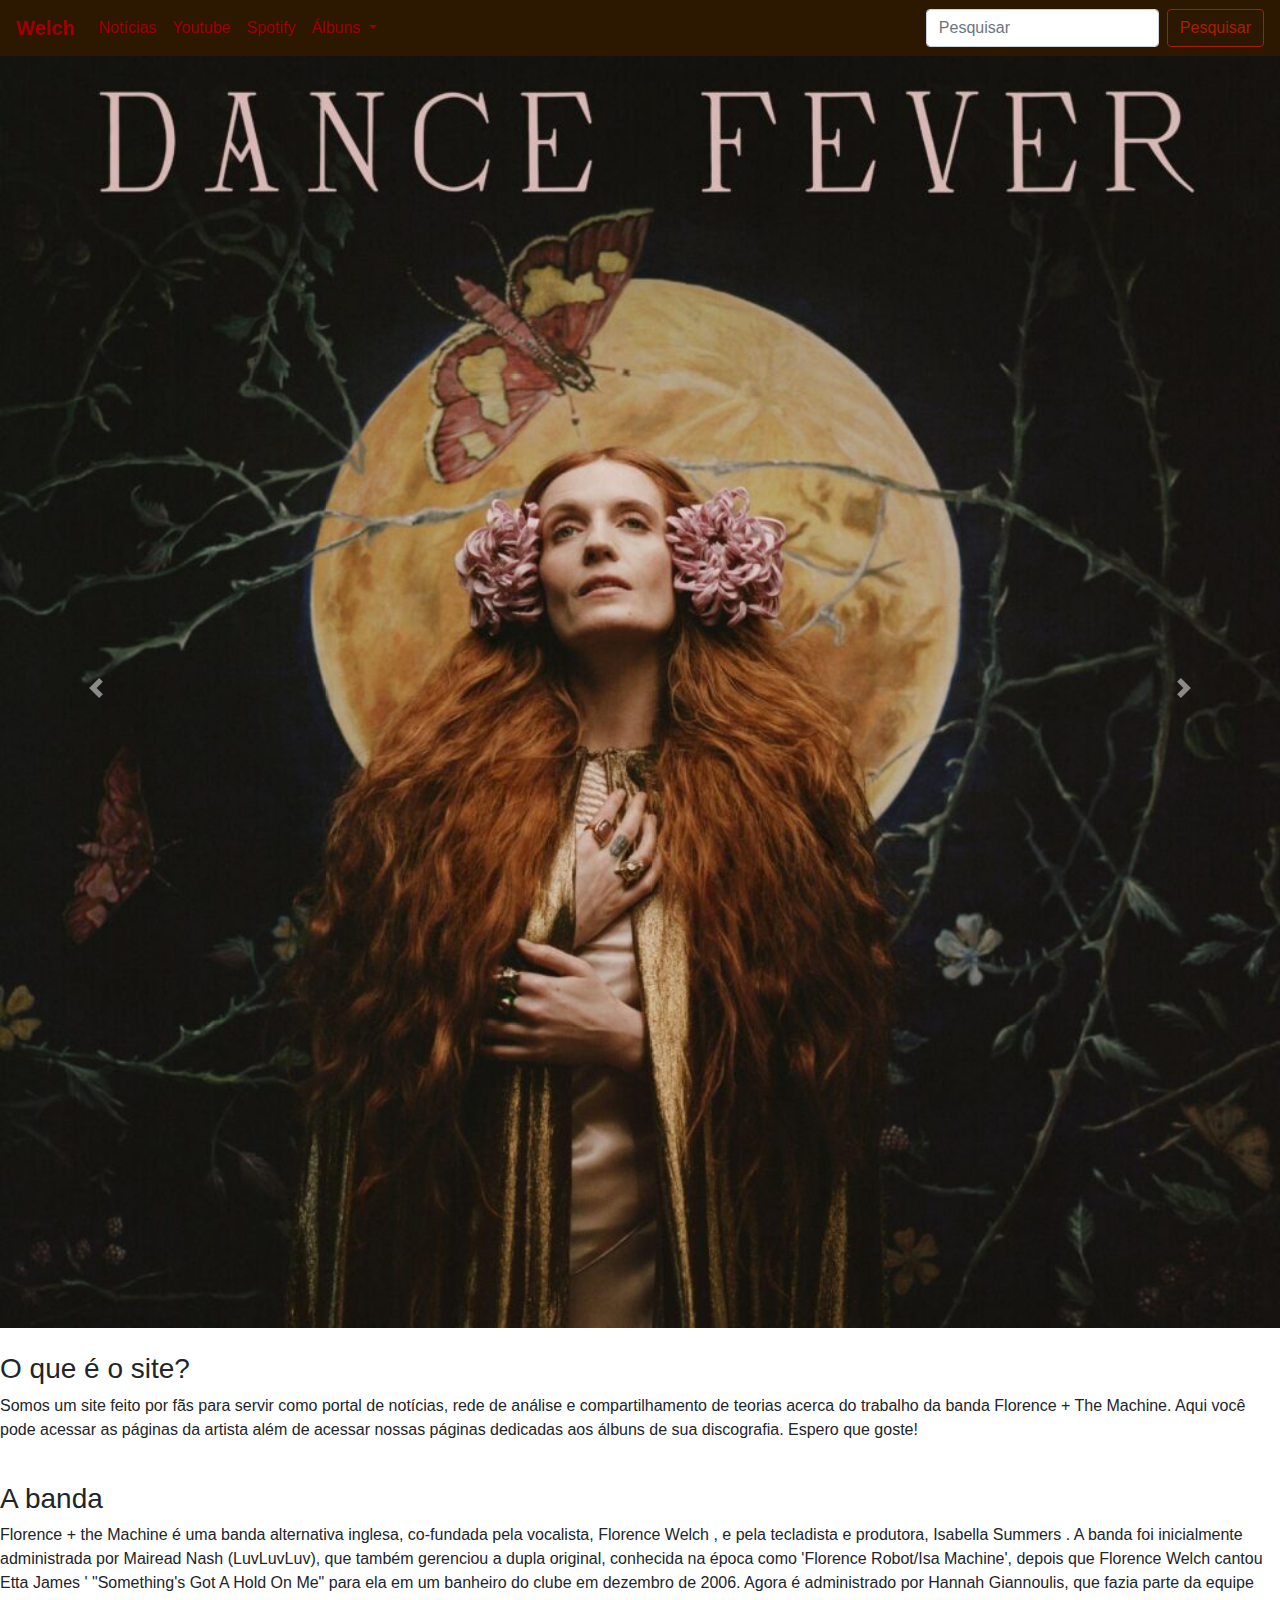
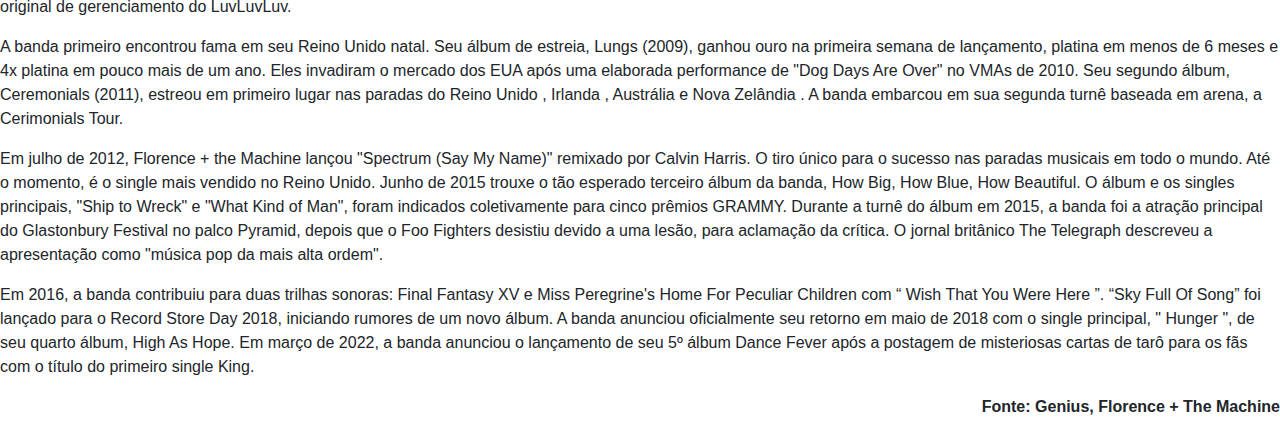
<file: index.html>
<!DOCTYPE html>
<html lang="pt-br">

<head>
    <meta charset="UTF-8">
    <meta http-equiv="X-UA-Compatible" content="IE=edge">
    <meta name="viewport" content="width=device-width, initial-scale=1.0">
    <link rel="stylesheet" href="css/bootstrap.min.css">
    <link rel="stylesheet" href="estilo.css">
    <title>Welch: Portal Florence + The Machine</title>
    <link rel="icon" href="icon.png">
</head>

<body>

    <script src="https://code.jquery.com/jquery-3.3.1.slim.min.js"
        integrity="sha384-q8i/X+965DzO0rT7abK41JStQIAqVgRVzpbzo5smXKp4YfRvH+8abtTE1Pi6jizo"
        crossorigin="anonymous"></script>
    <script src="https://cdnjs.cloudflare.com/ajax/libs/popper.js/1.14.3/umd/popper.min.js"
        integrity="sha384-ZMP7rVo3mIykV+2+9J3UJ46jBk0WLaUAdn689aCwoqbBJiSnjAK/l8WvCWPIPm49"
        crossorigin="anonymous"></script>
    <script src="https://stackpath.bootstrapcdn.com/bootstrap/4.1.3/js/bootstrap.min.js"
        integrity="sha384-ChfqqxuZUCnJSK3+MXmPNIyE6ZbWh2IMqE241rYiqJxyMiZ6OW/JmZQ5stwEULTy"
        crossorigin="anonymous"></script>


    <nav class="navbar col-12 m-auto navbar-expand-lg position-fixed navbar-expand-lg">
        <strong><a class="navbar-brand" href="#">Welch</a></strong>
        <button class="navbar-toggler" type="button" data-toggle="collapse" data-target="#conteudoNavbarSuportado"
            aria-controls="conteudoNavbarSuportado" aria-expanded="false" aria-label="Alterna navegação">
            <span class="navbar-toggler-icon"></span>
        </button>

        <div class="collapse navbar-collapse" id="conteudoNavbarSuportado">
            <ul class="navbar-nav mr-auto">
                <li class="nav-item">
                    <a class="nav-link" href="noticias.html">Notícias</a>
                </li>
                <li class="nav-item active">
                    <a class="nav-link" href="https://www.youtube.com/channel/UC5MujsH-hrVWHBBfSSmv18A" target="_blank">
                        Youtube <span class="sr-only"></span></a>
                </li>
                <li class="nav-item">
                    <a class="nav-link"
                        href="https://open.spotify.com/intl-pt/artist/1moxjboGR7GNWYIMWsRjgG?si=vyPRFbIUQOqwN5mCgr52xQ"
                        target="_blank">Spotify</a>
                </li>

                <li class="nav-item dropdown">
                    <a class="nav-link dropdown-toggle" href="#" id="navbarDropdown" role="button"
                        data-toggle="dropdown" aria-haspopup="true" aria-expanded="false">
                        Álbuns
                    </a>
                    <div class="dropdown-menu" aria-labelledby="navbarDropdown">
                        <a class="dropdown-item" href="https://pitchfork.com/reviews/albums/13372-lungs/"
                            target="_blank">Lungs</a>
                        <a class="dropdown-item" href="https://pitchfork.com/reviews/albums/16004-ceremonials/"
                            target="_blank">Cerimonials</a>
                        <a class="dropdown-item"
                            href="https://pitchfork.com/reviews/albums/20605-how-big-how-blue-how-beautiful/"
                            target="_blank">How Big How Blue How Beatiful</a>
                        <a class="dropdown-item"
                            href="https://pitchfork.com/reviews/albums/florence-and-the-machine-high-as-hope/"
                            target="_blank">High as Hope</a>
                        <a class="dropdown-item"
                            href="https://pitchfork.com/reviews/albums/florence-and-the-machine-dance-fever/"
                            target="_blank">Dance Fever</a>
                        <div class="dropdown-divider"></div>
                        <a class="dropdown-item" href="">Singles</a>
                    </div>
                </li>
            </ul>
            <form class="form-inline my-2 my-lg-0">
                <input class="form-control mr-sm-2" type="search" placeholder="Pesquisar" aria-label="Pesquisar">
                <button class="btn btn-outline-success my-2 my-sm-0" type="submit">Pesquisar</button>
            </form>
        </div>
    </nav>

    <br>
    <br>

    <div id="carouselExampleControls" class="carousel slide" data-ride="carousel">
        <div class="carousel-inner">
            <div class="carousel-item active">
                <img class="d-block w-100" src="dance fever.jpg" alt="Primeiro Slide">
            </div>
            <div class="carousel-item">
                <img class="d-block w-100" src="high as hope.jpg" alt="Segundo Slide">
            </div>
            <div class="carousel-item">
                <img class="d-block w-100" src="hbhbhb.jpg" alt="Terceiro Slide">
            </div>
            <div class="carousel-item">
                <img class="d-block w-100" src="cerimonials.png" alt="Quarto Slide">
            </div>
            <div class="carousel-item">
                <img class="d-block w-100" src="lungs.png" alt="Quinto Slide">
            </div>
        </div>
        <a class="carousel-control-prev" href="#carouselExampleControls" role="button" data-slide="prev">
            <span class="carousel-control-prev-icon" aria-hidden="true"></span>
            <span class="sr-only">Anterior</span>
        </a>
        <a class="carousel-control-next" href="#carouselExampleControls" role="button" data-slide="next">
            <span class="carousel-control-next-icon" aria-hidden="true"></span>
            <span class="sr-only">Próximo</span>
        </a>
    </div>

    <br>

    <h3> O que é o site? </h3>

    <p> Somos um site feito por fãs para servir como portal de notícias, rede de análise e compartilhamento
        de teorias acerca do trabalho da banda Florence + The Machine. Aqui você pode acessar as páginas
        da artista além de acessar nossas páginas dedicadas aos álbuns de sua discografia. Espero que goste!
    </p>

    <br>

    <h3> A banda </h3>

    <p> Florence + the Machine é uma banda alternativa inglesa, co-fundada pela vocalista, Florence Welch ,
        e pela tecladista e produtora, Isabella Summers . A banda foi inicialmente administrada por Mairead Nash
        (LuvLuvLuv),
        que também gerenciou a dupla original, conhecida na época como 'Florence Robot/Isa Machine',
        depois que Florence Welch cantou Etta James ' "Something's Got A Hold On Me" para ela em um banheiro do clube em
        dezembro de 2006.
        Agora é administrado por Hannah Giannoulis, que fazia parte da equipe original de gerenciamento do LuvLuvLuv.
    </p>
    <p>
        A banda primeiro encontrou fama em seu Reino Unido natal. Seu álbum de estreia, Lungs (2009), ganhou ouro na
        primeira semana de lançamento, platina em menos de 6 meses e 4x platina em pouco mais de um ano. Eles invadiram
        o mercado dos EUA após uma elaborada performance de "Dog Days Are Over" no VMAs de 2010. Seu segundo álbum,
        Ceremonials (2011), estreou em primeiro lugar nas paradas do Reino Unido , Irlanda , Austrália e Nova Zelândia .
        A banda embarcou em sua segunda turnê baseada em arena, a Cerimonials Tour.
    </p>
    <p>
        Em julho de 2012, Florence + the Machine lançou "Spectrum (Say My Name)" remixado por Calvin Harris. O tiro
        único para o sucesso nas paradas musicais em todo o mundo. Até o momento, é o single mais vendido no Reino
        Unido.
        Junho de 2015 trouxe o tão esperado terceiro álbum da banda, How Big, How Blue, How Beautiful. O álbum e os
        singles principais, "Ship to Wreck" e "What Kind of Man", foram indicados coletivamente para cinco prêmios
        GRAMMY.
        Durante a turnê do álbum em 2015, a banda foi a atração principal do Glastonbury Festival no palco Pyramid,
        depois que o Foo Fighters desistiu devido a uma lesão, para aclamação da crítica. O jornal britânico The
        Telegraph descreveu a apresentação como "música pop da mais alta ordem".
    </p>
    <p>
        Em 2016, a banda contribuiu para duas trilhas sonoras: Final Fantasy XV e Miss Peregrine's Home For Peculiar
        Children com “ Wish That You Were Here ”.
        “Sky Full Of Song” foi lançado para o Record Store Day 2018, iniciando rumores de um novo álbum. A banda
        anunciou oficialmente seu retorno em maio de 2018 com o single principal, " Hunger ", de seu quarto álbum, High
        As Hope.
        Em março de 2022, a banda anunciou o lançamento de seu 5º álbum Dance Fever após a postagem de misteriosas
        cartas de tarô para os fãs com o título do primeiro single King.
    </p>

    <div class="fonte">
        <p><strong> Fonte: Genius, Florence + The Machine </strong></p>
    </div>

</body>

</html>
</file>
<file: estilo.css>
nav {
    background-color: rgb(44, 23, 0);
    z-index: 999;
}

a {
    color: rgb(159, 0, 0);
}

.btn-outline-success {
    color: rgb(170, 31, 0);
    border-color: rgb(170, 31, 0);
}

a:hover {
    color: rgb(122, 26, 26);
}

.dropdown-menu {
    background-color: rgb(44, 23, 0);
}

.dropdown-item {
    color: white;
}

h3 {
    font-family: sans-serif:'Lucida Sans', 'Lucida Sans Regular', 'Lucida Grande',
    'Lucida Sans Unicode', Verdana, sans-serif;
}

p {
    font-family: sans-serif;
}

.fonte {
    text-align: right;
}
</file>
